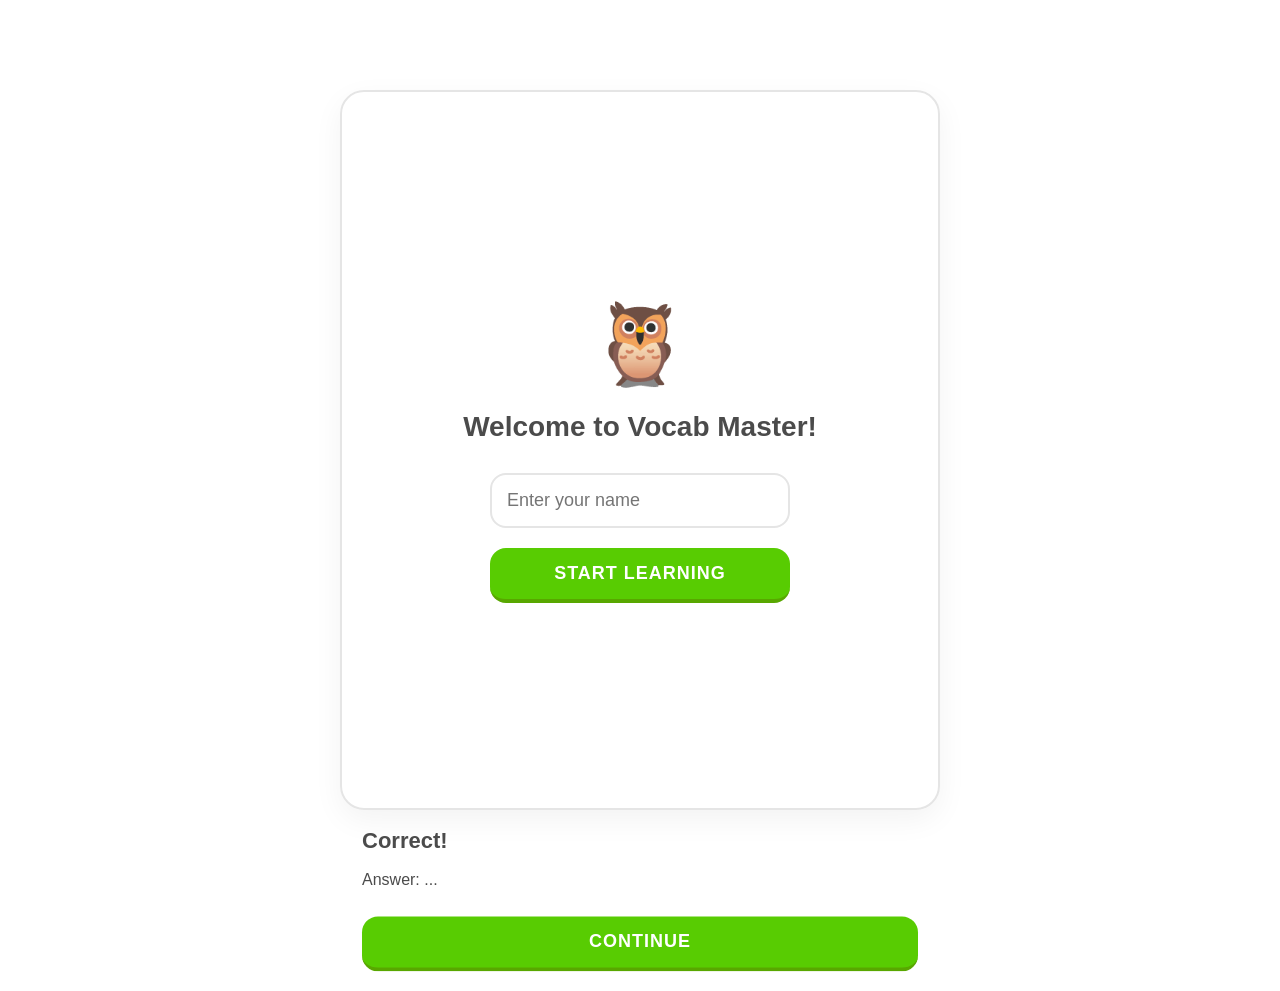
<file: sample-vocab/index.html>
<!DOCTYPE html>
<html lang="en">
<head>
    <meta charset="UTF-8">
    <meta name="viewport" content="width=device-width, initial-scale=1.0">
    <title>Vocab Master: Sentence Practice</title>
    <link rel="stylesheet" href="style.css">
</head>
<body>

<div id="app-container">
    <div id="welcome-screen" class="screen active">
        <div class="mascot">🦉</div>
        <h1>Welcome to Vocab Master!</h1>
        <input type="text" id="user-name" placeholder="Enter your name" autocomplete="off">
        <button class="btn" id="start-btn">Start Learning</button>
    </div>

    <div id="quiz-screen" class="screen">
        <div class="top-bar">
            <div style="font-weight:bold; color:var(--gray-border);">✖</div>
            <div class="progress-bar-container">
                <div class="progress-bar" id="progress"></div>
            </div>
        </div>

        <div class="question-container">
            <h2 class="question-title" id="question-text">Sentence</h2>
            <div class="word-status" id="word-status">New Question</div>
            <div class="options-grid" id="options-container">
            </div>
        </div>
    </div>

    <div id="feedback-banner">
        <div class="feedback-content">
            <div class="feedback-title" id="feedback-title">Correct!</div>
            <div class="feedback-def" id="feedback-def">Answer: ...</div>
            <button class="btn" id="next-btn" style="width:100%; max-width:none;">Continue</button>
        </div>
    </div>

    <div id="end-screen" class="screen">
        <div class="mascot">🏆</div>
        <h1 id="congrats-msg">Congratulations, [Name]!</h1>
        <p style="font-size: 18px; margin-bottom: 30px; line-height: 1.5;">
            You have successfully mastered and cleared all the vocabulary questions!
        </p>
        <button class="btn" onclick="location.reload()">Study Again</button>
    </div>
</div>

<script src="script.js"></script>
</body>
</html>
</file>
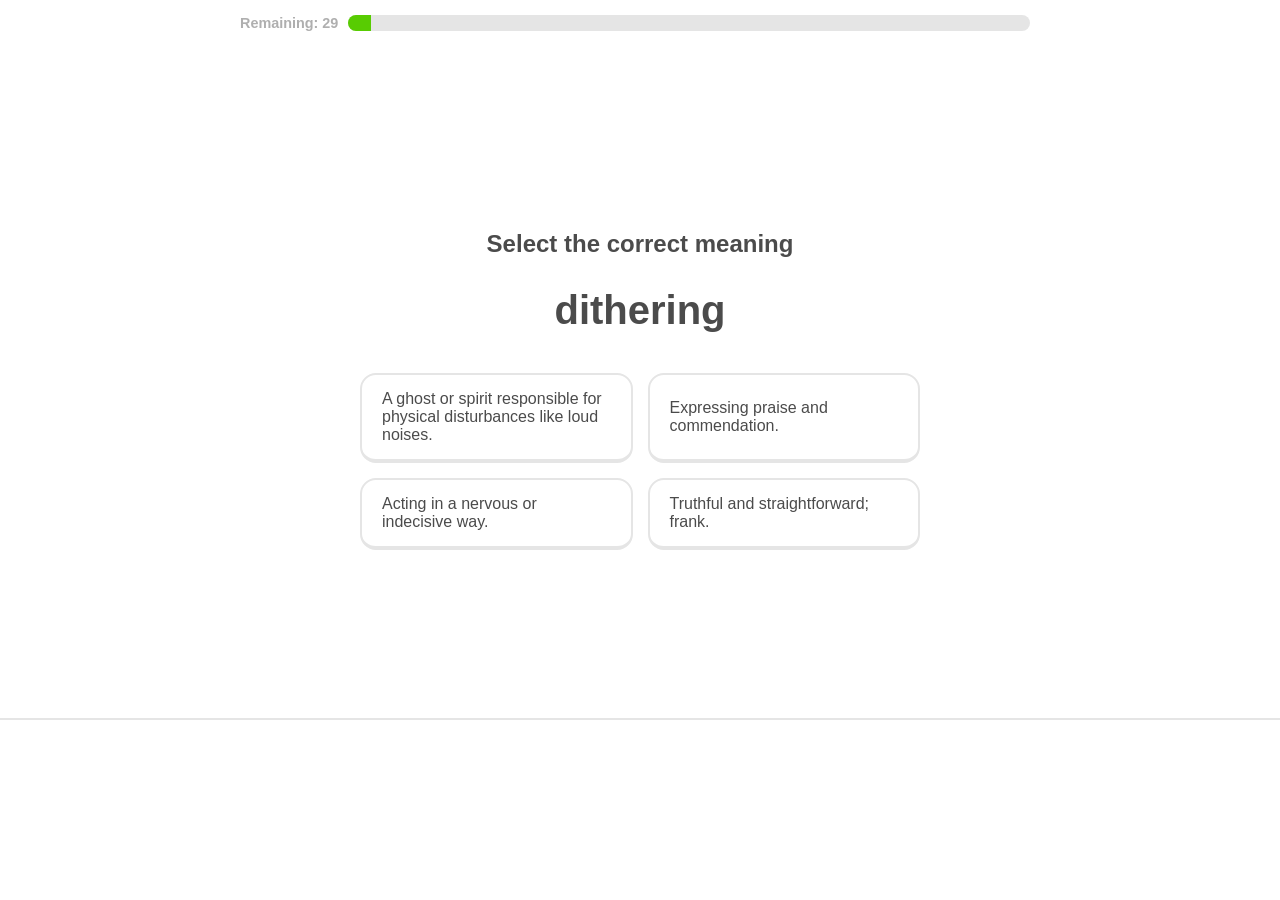
<file: parsley3p_personal_vocab.html>
<!DOCTYPE html>
<html lang="en">
<head>
    <meta charset="UTF-8">
    <meta name="viewport" content="width=device-width, initial-scale=1.0, maximum-scale=1.0, user-scalable=no">
    <title>Duolingo Style Vocab Drill</title>
    <style>
        :root {
            --duo-green: #58cc02;
            --duo-green-shadow: #46a302;
            --duo-red: #ff4b4b;
            --duo-red-shadow: #ea2b2b;
            --duo-blue: #1cb0f6;
            --duo-blue-shadow: #1899d6;
            --duo-gray: #e5e5e5;
            --text-color: #4b4b4b;
            --bg-color: #ffffff;
        }

        body {
            font-family: 'Nunito', 'Segoe UI', Tahoma, Geneva, Verdana, sans-serif;
            margin: 0;
            padding: 0;
            background-color: var(--bg-color);
            color: var(--text-color);
            display: flex;
            flex-direction: column;
            height: 100vh; /* Fill screen */
            overflow: hidden; /* Prevent scrolling */
        }

        /* --- Header / Progress --- */
        header {
            padding: 15px 20px;
            display: flex;
            align-items: center;
            justify-content: center;
            max-width: 800px;
            width: 100%;
            margin: 0 auto;
        }

        .progress-bar-container {
            flex-grow: 1;
            height: 16px;
            background-color: var(--duo-gray);
            border-radius: 10px;
            overflow: hidden;
            margin: 0 10px;
        }

        .progress-bar {
            height: 100%;
            background-color: var(--duo-green);
            width: 0%;
            transition: width 0.3s ease;
        }

        .stats {
            font-weight: bold;
            color: #afafaf;
            font-size: 0.9rem;
            white-space: nowrap;
        }

        /* --- Main Content --- */
        main {
            flex-grow: 1;
            display: flex;
            flex-direction: column;
            align-items: center;
            justify-content: center;
            padding: 0 20px;
            width: 100%;
            max-width: 600px;
            margin: 0 auto;
            box-sizing: border-box;
        }

        h1 {
            font-size: 1.5rem;
            margin-bottom: 30px;
            text-align: center;
            color: var(--text-color);
        }

        .word-display {
            font-size: 2.5rem;
            font-weight: 800;
            margin-bottom: 40px;
            color: var(--text-color);
            text-align: center;
        }

        /* --- Grid for Options --- */
        .options-grid {
            display: grid;
            grid-template-columns: 1fr; 
            gap: 15px;
            width: 100%;
        }

        @media (min-width: 600px) {
            .options-grid {
                grid-template-columns: 1fr 1fr; 
            }
        }

        .option-btn {
            background-color: white;
            border: 2px solid var(--duo-gray);
            border-bottom-width: 4px;
            border-radius: 16px;
            padding: 15px 20px;
            font-size: 1rem;
            color: var(--text-color);
            cursor: pointer;
            transition: all 0.1s;
            text-align: left;
            min-height: 60px;
            display: flex;
            align-items: center;
        }

        .option-btn:active {
            transform: translateY(2px);
            border-bottom-width: 2px;
        }

        .option-btn:hover {
            background-color: #f7f7f7;
        }

        .option-btn.selected {
            border-color: var(--duo-blue);
            background-color: #ddf4ff;
            color: var(--duo-blue-shadow);
        }

        /* Correct/Incorrect States */
        .option-btn.correct {
            border-color: var(--duo-green);
            background-color: #d7ffb8;
            color: var(--duo-green-shadow);
        }

        .option-btn.wrong {
            border-color: var(--duo-red);
            background-color: #ffdfe0;
            color: var(--duo-red-shadow);
        }

        /* --- Footer / Feedback --- */
        footer {
            min-height: 140px;
            border-top: 2px solid var(--duo-gray);
            padding: 20px;
            display: flex;
            flex-direction: column;
            justify-content: center;
            background-color: white;
        }

        .feedback-content {
            display: none; /* Hidden by default */
            max-width: 600px;
            width: 100%;
            margin: 0 auto;
        }

        .feedback-header {
            font-weight: 800;
            font-size: 1.2rem;
            margin-bottom: 5px;
            display: flex;
            align-items: center;
        }

        .feedback-text {
            font-size: 0.95rem;
            color: var(--text-color);
            margin-bottom: 15px;
        }

        .feedback-correct .feedback-header { color: var(--duo-green); }
        .feedback-wrong .feedback-header { color: var(--duo-red); }

        .btn-next {
            background-color: var(--duo-green);
            color: white;
            border: none;
            border-bottom: 4px solid var(--duo-green-shadow);
            border-radius: 12px;
            padding: 12px 24px;
            font-size: 1rem;
            font-weight: 800;
            text-transform: uppercase;
            width: 100%;
            cursor: pointer;
            letter-spacing: 0.8px;
        }

        .btn-next:active {
            transform: translateY(2px);
            border-bottom-width: 0px;
            margin-top: 4px; 
        }

        .btn-next.wrong-state {
            background-color: var(--duo-red);
            border-bottom-color: var(--duo-red-shadow);
        }

        /* Badge Styles */
        .badge {
            display: inline-block;
            padding: 2px 8px;
            border-radius: 8px;
            font-size: 0.7rem;
            margin-left: 10px;
            color: white;
            vertical-align: middle;
        }
        .badge-maintained { background-color: var(--duo-blue); }
        .badge-mastered { background-color: #ffd900; color: #5c4d00; }

        /* Empty state */
        .finished-screen {
            display: none;
            text-align: center;
        }
    </style>
</head>
<body>

<header>
    <div class="stats" id="remaining-count">Words: 30</div>
    <div class="progress-bar-container">
        <div class="progress-bar" id="mastery-bar"></div>
    </div>
</header>

<main id="quiz-view">
    <h1>Select the correct meaning</h1>
    <div class="word-display" id="question-word">...</div>
    <div class="options-grid" id="options-container">
        </div>
</main>

<main class="finished-screen" id="finished-view">
    <div class="word-display">🎉 All Words Mastered!</div>
    <p>You have successfully cleared the list.</p>
    <button class="btn-next" onclick="location.reload()">Restart</button>
</main>

<footer id="footer-area">
    <div class="feedback-content" id="feedback-area">
        <div class="feedback-header" id="feedback-title"></div>
        <div class="feedback-text" id="feedback-definition"></div>
        <button class="btn-next" id="next-btn">Continue</button>
    </div>
</footer>

<script>
    // --- Data Configuration ---
    // Note: 'crevic' corrected to 'crevice', duplicate 'overhead' removed.
    // Definitions sourced for accuracy.
    const rawData = [
        { w: "poltergeist", d: "A ghost or spirit responsible for physical disturbances like loud noises." },
        { w: "pompous", d: "Affectedly grand, solemn, or self-important." },
        { w: "shirk", d: "To avoid or neglect a duty or responsibility." },
        { w: "laudatory", d: "Expressing praise and commendation." },
        { w: "dithering", d: "Acting in a nervous or indecisive way." },
        { w: "eepy", d: "A slang term for feeling sleepy or tired." },
        { w: "morbidity", d: "The condition of suffering from a disease or medical condition." },
        { w: "perilous", d: "Full of danger or risk." },
        { w: "covet", d: "To yearn to possess something belonging to someone else." },
        { w: "pertinent", d: "Relevant or applicable to a particular matter." },
        { w: "beef bus", d: "Slang for an ambulance." },
        { w: "vindicate", d: "To clear someone of blame or suspicion." },
        { w: "aberration", d: "A departure from what is normal, usual, or expected." },
        { w: "crevice", d: "A narrow opening or fissure, especially in a rock or wall." },
        { w: "keepsake", d: "A small item kept in memory of the person who gave it." },
        { w: "cadence", d: "A modulation or inflection of the voice; rhythmic flow." },
        { w: "altercation", d: "A noisy argument or disagreement, especially in public." },
        { w: "lurid", d: "Very vivid in color, typically to create an unpleasantly harsh effect." },
        { w: "overhead", d: "Business expenses not directly related to creating a product/service." },
        { w: "epoch", d: "A distinctive period in history or someone's life." },
        { w: "ambient", d: "Relating to the immediate surroundings of something." },
        { w: "palpitation", d: "A noticeably rapid, strong, or irregular heartbeat." },
        { w: "delineate", d: "To describe or portray something precisely." },
        { w: "decree", d: "An official order issued by a legal authority." },
        { w: "vernacular", d: "The language or dialect spoken by the ordinary people of a country." },
        { w: "candid", d: "Truthful and straightforward; frank." },
        { w: "oft-used", d: "Used frequently." },
        { w: "triage", d: "The assignment of degrees of urgency to wounds or illnesses." },
        { w: "humdinger", d: "A remarkable or outstanding person or thing." }
    ];

    // --- State Management ---
    let wordList = rawData.map(item => ({
        word: item.w,
        def: item.d,
        correctCount: 0,    // Total times correct
        consecutive: 0,     // Consecutive times correct
        status: 'new'       // new, maintained, mastered
    }));

    let currentQuestion = null;
    let isWaitingForNext = false;
    let hasAnswered = false;

    // --- DOM Elements ---
    const uiWord = document.getElementById('question-word');
    const uiOptions = document.getElementById('options-container');
    const uiFeedbackArea = document.getElementById('feedback-area');
    const uiFeedbackTitle = document.getElementById('feedback-title');
    const uiFeedbackDef = document.getElementById('feedback-definition');
    const uiNextBtn = document.getElementById('next-btn');
    const uiRemaining = document.getElementById('remaining-count');
    const uiMasteryBar = document.getElementById('mastery-bar');
    const uiQuizView = document.getElementById('quiz-view');
    const uiFinishedView = document.getElementById('finished-view');

    // --- Core Logic ---

    function getNextQuestion() {
        // Filter out words that are "deleted" (Rule 3: Correct 4th time -> deleted)
        // Actually, we remove them from the active array to keep things clean.
        
        if (wordList.length === 0) {
            showFinished();
            return;
        }

        // Weighted random or simple random? Let's use simple random for now,
        // but prioritize items with lower correct counts slightly if we wanted to be fancy.
        // For this MVP: Random pick.
        const index = Math.floor(Math.random() * wordList.length);
        const target = wordList[index];

        // Generate Distractors
        const otherWords = rawData.filter(w => w.w !== target.word);
        // Shuffle other words to pick 3 random distractors
        const shuffledOthers = otherWords.sort(() => 0.5 - Math.random());
        const distractors = shuffledOthers.slice(0, 3).map(i => i.d);

        // Combine options
        let options = [...distractors, target.def];
        // Shuffle options
        options = options.sort(() => 0.5 - Math.random());

        return {
            targetIndex: index, // Index in the active wordList
            wordData: target,
            options: options
        };
    }

    function renderQuestion() {
        currentQuestion = getNextQuestion();
        if(!currentQuestion) return;

        isWaitingForNext = false;
        hasAnswered = false;
        
        // Reset UI
        uiFeedbackArea.style.display = 'none';
        uiNextBtn.classList.remove('wrong-state');
        uiOptions.innerHTML = '';
        
        // Show badges logic
        let badges = '';
        if(currentQuestion.wordData.consecutive >= 2) {
            badges += `<span class="badge badge-maintained">Maintained</span>`;
        }
        if(currentQuestion.wordData.correctCount >= 3) {
            badges += `<span class="badge badge-mastered">Mastered</span>`;
        }

        uiWord.innerHTML = currentQuestion.wordData.word + badges;

        // Create buttons
        currentQuestion.options.forEach(opt => {
            const btn = document.createElement('button');
            btn.className = 'option-btn';
            btn.innerText = opt;
            btn.onclick = () => handleAnswer(btn, opt);
            uiOptions.appendChild(btn);
        });

        updateStats();
    }

    function handleAnswer(btn, text) {
        if (hasAnswered) return; // Prevent multi-clicks
        hasAnswered = true;
        isWaitingForNext = true;

        const isCorrect = text === currentQuestion.wordData.def;
        const targetWordObj = wordList[currentQuestion.targetIndex];

        // Visual Feedback
        if (isCorrect) {
            btn.classList.add('correct');
            uiFeedbackArea.className = 'feedback-content feedback-correct';
            uiFeedbackTitle.innerText = "Nicely done!";
            
            // Rule Logic
            targetWordObj.consecutive++;
            targetWordObj.correctCount++; // Increment total correct count
            
            // Check for deletion (Rule 3: The 4th time it appears and I get it right -> delete)
            if(targetWordObj.correctCount >= 4) {
                 // We will handle removal when clicking "Next" so the user sees the definition first
                 targetWordObj.shouldDelete = true;
            }

        } else {
            btn.classList.add('wrong');
            // Highlight the correct one
            const buttons = uiOptions.getElementsByTagName('button');
            for(let b of buttons) {
                if(b.innerText === currentQuestion.wordData.def) {
                    b.classList.add('correct');
                }
            }

            uiFeedbackArea.className = 'feedback-content feedback-wrong';
            uiFeedbackTitle.innerText = "Incorrect";
            uiNextBtn.classList.add('wrong-state');

            // Rule Logic: Wrong answer
            // Rule 4: Don't reset progress (Assuming 'progress' means total Mastery count)
            // But we reset consecutive to restart the "Maintained" tracker
            targetWordObj.consecutive = 0; 
        }

        // Show Definition
        uiFeedbackDef.innerText = `${currentQuestion.wordData.word}: ${currentQuestion.wordData.def}`;
        uiFeedbackArea.style.display = 'block';
    }

    function handleNext() {
        if(!isWaitingForNext) return;

        // Process deletion if marked
        const targetWordObj = wordList[currentQuestion.targetIndex];
        if (targetWordObj && targetWordObj.shouldDelete) {
            wordList.splice(currentQuestion.targetIndex, 1);
        }

        renderQuestion();
    }

    function updateStats() {
        const totalWords = 30; // Original count
        const currentCount = wordList.length;
        uiRemaining.innerText = `Remaining: ${currentCount}`;
        
        // Calculate mastery (rough percentage of deleted words + mastered words)
        const deleted = totalWords - currentCount;
        const masteredActive = wordList.filter(w => w.correctCount >= 3).length;
        const progressPercent = ((deleted + masteredActive) / totalWords) * 100;
        
        uiMasteryBar.style.width = `${progressPercent}%`;
    }

    function showFinished() {
        uiQuizView.style.display = 'none';
        uiFinishedView.style.display = 'block';
        uiFeedbackArea.style.display = 'none';
        uiRemaining.innerText = "Remaining: 0";
        uiMasteryBar.style.width = "100%";
    }

    // --- Input Handling ---

    // Click on Next Button
    uiNextBtn.addEventListener('click', handleNext);

    // Keyboard (Enter)
    document.addEventListener('keydown', (e) => {
        if (e.key === 'Enter') {
            if (isWaitingForNext) {
                handleNext();
            }
        }
    });

    // --- Init ---
    renderQuestion();

</script>
</body>
</html>
</file>
<file: sample-vocab/style.css>
:root {
    --primary-green: #58cc02;
    --primary-green-shadow: #58a700;
    --light-green: #d7ffb8;
    --red: #ff4b4b;
    --red-shadow: #ea2b2b;
    --light-red: #ffdfe0;
    --gray-bg: #ffffff;
    --gray-text: #4b4b4b;
    --gray-border: #e5e5e5;
    --gray-hover: #f7f7f7;
    --blue: #1cb0f6;
    --blue-shadow: #1899d6;
}

* {
    box-sizing: border-box;
    margin: 0;
    padding: 0;
    font-family: 'Nunito', 'Segoe UI', Roboto, Helvetica, Arial, sans-serif;
}

body {
    background-color: var(--gray-bg);
    color: var(--gray-text);
    display: flex;
    justify-content: center;
    align-items: center;
    min-height: 100vh;
    overflow-x: hidden;
}

#app-container {
    width: 100%;
    max-width: 600px;
    min-height: 100vh;
    display: flex;
    flex-direction: column;
    padding: 20px;
    position: relative;
}

/* Screens */
.screen {
    display: none;
    flex-direction: column;
    flex: 1;
}
.screen.active {
    display: flex;
}

/* Welcome Screen */
#welcome-screen {
    justify-content: center;
    align-items: center;
    text-align: center;
}

.mascot {
    font-size: 80px;
    margin-bottom: 20px;
}

h1 {
    color: var(--gray-text);
    margin-bottom: 30px;
    font-size: 28px;
}

input[type="text"] {
    width: 100%;
    max-width: 300px;
    padding: 15px;
    font-size: 18px;
    border: 2px solid var(--gray-border);
    border-radius: 16px;
    margin-bottom: 20px;
    outline: none;
    transition: border 0.2s;
}

input[type="text"]:focus {
    border-color: var(--blue);
}

/* Buttons */
.btn {
    background-color: var(--primary-green);
    color: white;
    border: none;
    border-bottom: 4px solid var(--primary-green-shadow);
    border-radius: 16px;
    padding: 15px 30px;
    font-size: 18px;
    font-weight: bold;
    cursor: pointer;
    width: 100%;
    max-width: 300px;
    transition: transform 0.1s, border-width 0.1s;
    text-transform: uppercase;
    letter-spacing: 1px;
}

.btn:active {
    transform: translateY(4px);
    border-bottom-width: 0px;
    margin-bottom: 4px;
}

.btn:disabled {
    background-color: var(--gray-border);
    border-bottom-color: #d8d8d8;
    color: #afafaf;
    cursor: not-allowed;
}

/* Quiz Screen */
.top-bar {
    display: flex;
    align-items: center;
    margin-bottom: 30px;
    margin-top: 20px;
}

.progress-bar-container {
    flex: 1;
    height: 16px;
    background-color: var(--gray-border);
    border-radius: 8px;
    overflow: hidden;
    margin: 0 15px;
}

.progress-bar {
    height: 100%;
    background-color: var(--primary-green);
    width: 0%;
    border-radius: 8px;
    transition: width 0.4s ease;
    position: relative;
}

.progress-bar::after {
    content: '';
    position: absolute;
    top: 4px;
    left: 10px;
    right: 10px;
    height: 4px;
    background-color: rgba(255,255,255,0.3);
    border-radius: 4px;
}

.question-container {
    flex: 1;
}

.question-title {
    font-size: 20px;
    line-height: 1.5;
    font-weight: 700;
    margin-bottom: 15px;
}

.word-status {
    font-size: 14px;
    color: var(--blue);
    font-weight: bold;
    margin-bottom: 30px;
    text-transform: uppercase;
}

.options-grid {
    display: flex;
    flex-direction: column;
    gap: 12px;
}

.option-btn {
    background-color: white;
    border: 2px solid var(--gray-border);
    border-bottom: 4px solid var(--gray-border);
    border-radius: 16px;
    padding: 18px 20px;
    font-size: 16px;
    font-weight: bold;
    text-align: center;
    cursor: pointer;
    transition: all 0.1s;
    color: var(--gray-text);
}

.option-btn:hover:not(:disabled) {
    background-color: var(--gray-hover);
}

.option-btn:active:not(:disabled) {
    transform: translateY(2px);
    border-bottom-width: 2px;
    margin-bottom: 2px;
}

.option-btn.selected-correct {
    background-color: var(--light-green);
    border-color: var(--primary-green);
    border-bottom-color: var(--primary-green-shadow);
    color: var(--primary-green-shadow);
}

.option-btn.selected-wrong {
    background-color: var(--light-red);
    border-color: var(--red);
    border-bottom-color: var(--red-shadow);
    color: var(--red-shadow);
}

.option-btn:disabled {
    cursor: default;
}

/* Bottom Feedback Banner */
#feedback-banner {
    position: fixed;
    bottom: 0;
    left: 0;
    right: 0;
    padding: 20px;
    display: flex;
    flex-direction: column;
    align-items: center;
    transform: translateY(100%);
    transition: transform 0.3s cubic-bezier(0.175, 0.885, 0.32, 1.275);
    border-top-left-radius: 20px;
    border-top-right-radius: 20px;
    z-index: 10;
}

#feedback-banner.show {
    transform: translateY(0);
}

#feedback-banner.correct {
    background-color: var(--light-green);
    color: var(--primary-green-shadow);
}

#feedback-banner.wrong {
    background-color: var(--light-red);
    color: var(--red-shadow);
}

.feedback-content {
    width: 100%;
    max-width: 600px;
    display: flex;
    flex-direction: column;
    gap: 15px;
}

.feedback-title {
    font-size: 22px;
    font-weight: 800;
}

.feedback-def {
    font-size: 16px;
    line-height: 1.4;
}

#next-btn {
    align-self: flex-end;
    margin-top: 10px;
}

/* End Screen */
#end-screen {
    justify-content: center;
    align-items: center;
    text-align: center;
}

#end-screen h1 {
    color: #ffc800; /* Gold */
    font-size: 32px;
}

/* Responsive */
@media (min-width: 768px) {
    #app-container {
        border: 2px solid var(--gray-border);
        border-radius: 24px;
        min-height: 80vh;
        margin: 40px 0;
        box-shadow: 0 10px 30px rgba(0,0,0,0.05);
    }
    #feedback-banner {
        position: absolute;
        border-bottom-left-radius: 20px;
        border-bottom-right-radius: 20px;
    }
}
</file>
